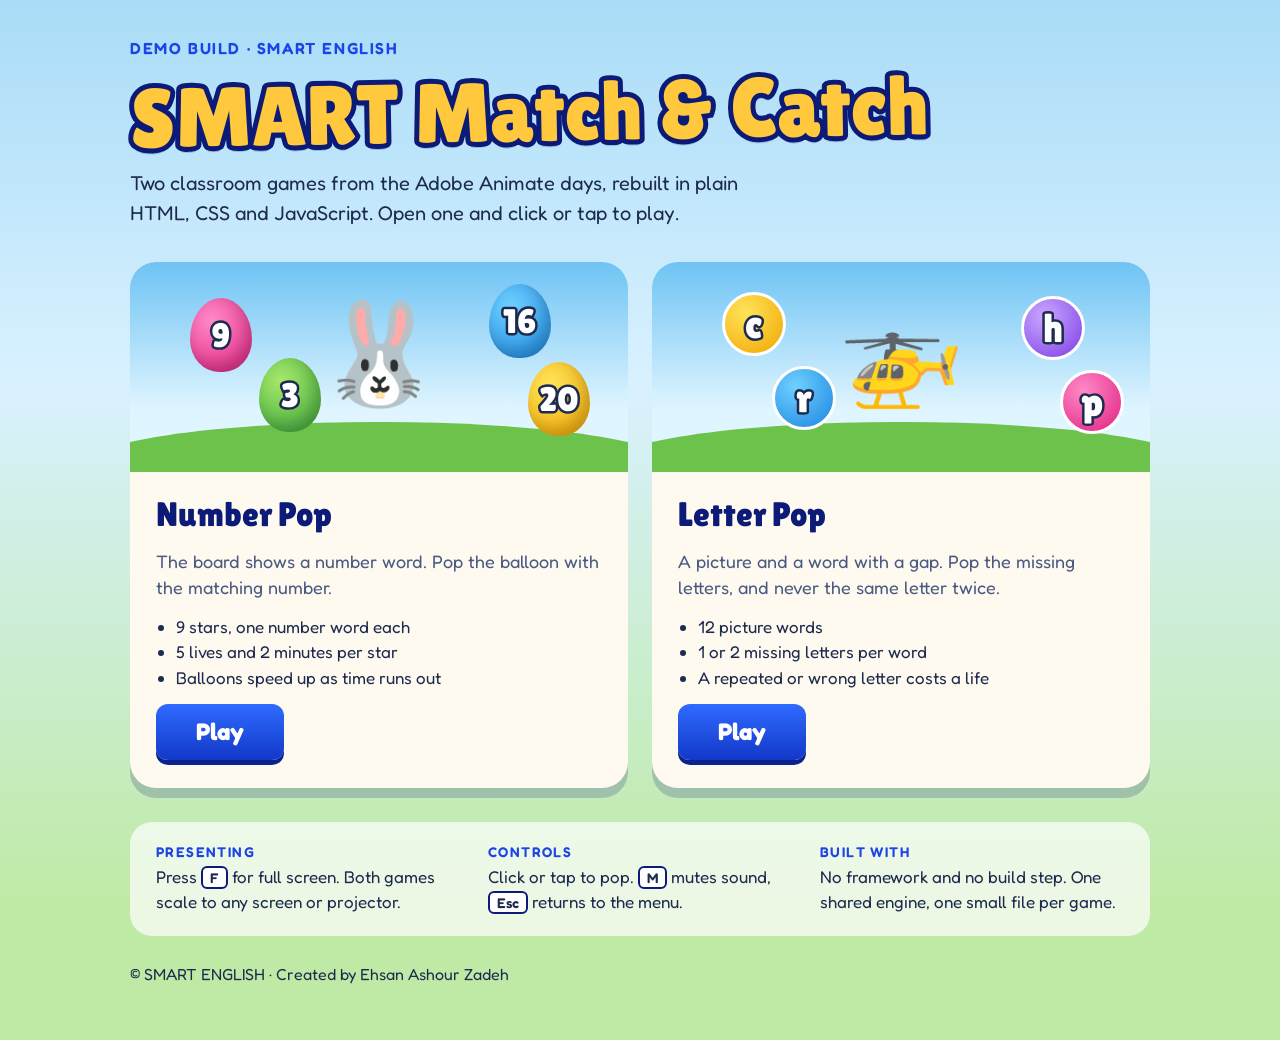
<file: index.html>
<!doctype html>
<html>
  <head>
    <meta charset="utf8" />
    <meta
      name="viewport"
      content="width=device-width,initial-scale=1,viewport-fit=cover"
    />
    <style>
      :root {
        color-scheme: light;
        box-sizing: border-box;
        padding-top: env(safe-area-inset-top, 0px);
        padding-bottom: env(safe-area-inset-bottom, 0px);
      }
      html {
        scroll-padding-top: env(safe-area-inset-top, 0px);
      }
      body {
        margin: 0;
        padding: 0;
        font:
          14px -apple-system,
          BlinkMacSystemFont,
          sans-serif;
        background: #fff;
        color: #000;
      }
      img {
        max-width: 100%;
      }
      [hidden]:not([hidden="until-found" i]) {
        display: none !important;
      }
    </style>
  </head>
  <body>
    <title>SMART Match &amp; Catch</title>
    <meta name="claude:viewport-fit-sides" content="cover" />
    <link
      rel="stylesheet"
      href="https://fonts.googleapis.com/css2?family=Fredoka:wght@400;500;600;700&family=Lilita+One&display=swap"
    />
    <style>
      /* Layout: sky-coloured page, one centred column; two game cards side by side, wrapping to one column on phones. */
      :root {
        --sky: #d9f1ff;
        --sky2: #a9dcf7;
        --navy: #0c1a78;
        --blue: #1d44e6;
        --gold: #ffc83d;
        --coral: #ff5a5f;
        --ink: #1d2b4f;
        --paper: #fffaf0;
        --mint: #25b886;
        --muted: #4a5a82;
        --display:
          "Lilita One", "Fredoka", "Trebuchet MS", system-ui, sans-serif;
        --body: "Fredoka", "Trebuchet MS", system-ui, sans-serif;
        color-scheme: light;
      }
      body {
        margin: 0;
        background: linear-gradient(
            var(--sky2),
            var(--sky) 380px,
            #bfeaa6 900px
          )
          no-repeat #bfeaa6;
        color: var(--ink);
        font-family: var(--body);
        padding-block: 40px 56px;
        padding-left: max(16px, env(safe-area-inset-left, 0px));
        padding-right: max(16px, env(safe-area-inset-right, 0px));
        min-height: 100vh;
      }
      main {
        max-width: 1020px;
        margin: 0 auto;
      }
      .eyebrow {
        font: 600 16px/1 var(--body);
        letter-spacing: 0.1em;
        text-transform: uppercase;
        color: var(--blue);
      }
      h1 {
        margin: 12px 0 10px;
        font: clamp(44px, 8vw, 84px)/0.98 var(--display);
        color: var(--gold);
        -webkit-text-stroke: 10px var(--navy);
        paint-order: stroke fill;
        text-wrap: balance;
        transform: rotate(-1deg);
        text-shadow: 0 6px 0 rgba(12, 26, 120, 0.22);
      }
      .lede {
        max-width: 56ch;
        margin: 18px 0 34px;
        font-size: 20px;
        line-height: 1.5;
        color: var(--ink);
      }
      .cards {
        display: grid;
        grid-template-columns: repeat(auto-fit, minmax(min(100%, 420px), 1fr));
        gap: 24px;
      }
      .card {
        display: flex;
        flex-direction: column;
        min-width: 0;
        background: var(--paper);
        border-radius: 26px;
        overflow: hidden;
        box-shadow: 0 10px 0 rgba(12, 26, 120, 0.2);
      }
      .art {
        position: relative;
        height: 210px;
        overflow: hidden;
        background: linear-gradient(#6ec3f4, #dff5ff 70%);
      }
      .art::after {
        content: "";
        position: absolute;
        left: -10%;
        right: -10%;
        bottom: -40px;
        height: 90px;
        background: #6cc24a;
        border-radius: 50% 50% 0 0;
      }
      .art i {
        position: absolute;
        font-style: normal;
        z-index: 2;
        display: grid;
        place-items: center;
        color: #fff;
        font: 34px/1 var(--display);
        -webkit-text-stroke: 5px var(--ink);
        paint-order: stroke fill;
      }
      .bal {
        width: 62px;
        height: 74px;
        border-radius: 50% 50% 47% 47%/56% 56% 44% 44%;
        background: radial-gradient(circle at 35% 30%, var(--a), var(--b));
        box-shadow: inset -6px -8px 14px rgba(0, 0, 0, 0.18);
        animation: float 4s ease-in-out infinite;
      }
      .let {
        width: 58px;
        height: 58px;
        border-radius: 50%;
        border: 3px solid #fff;
        background: radial-gradient(circle at 35% 30%, var(--a), var(--b));
        font-size: 40px !important;
        animation: float 4s ease-in-out infinite;
      }
      @keyframes float {
        50% {
          transform: translateY(-12px) rotate(4deg);
        }
      }
      .art .big {
        position: absolute;
        z-index: 1;
        left: 50%;
        top: 40px;
        transform: translateX(-50%);
        font-size: 100px;
        line-height: 1;
      }
      .body {
        display: flex;
        flex-direction: column;
        gap: 14px;
        padding: 24px 26px 28px;
        flex: 1;
      }
      h2 {
        margin: 0;
        font: 34px/1.1 var(--display);
        color: var(--navy);
      }
      .body p {
        margin: 0;
        font-size: 18px;
        line-height: 1.45;
        color: var(--muted);
      }
      .body ul {
        margin: 0;
        padding-left: 20px;
        font-size: 17px;
        line-height: 1.5;
        color: var(--ink);
      }
      .play {
        margin-top: auto;
        align-self: flex-start;
        text-decoration: none;
        color: #fff;
        font: 700 24px/1 var(--body);
        padding: 16px 40px;
        border-radius: 12px;
        background: linear-gradient(#2f6bff, #1238c8);
        box-shadow: 0 5px 0 #0a2390;
      }
      .play:hover {
        filter: brightness(1.08);
      }
      .play:focus-visible {
        outline: 4px solid var(--navy);
        outline-offset: 3px;
      }
      .notes {
        margin-top: 34px;
        display: grid;
        grid-template-columns: repeat(auto-fit, minmax(min(100%, 260px), 1fr));
        gap: 14px 28px;
        background: rgba(255, 255, 255, 0.7);
        border-radius: 22px;
        padding: 22px 26px;
      }
      .notes h3 {
        margin: 0 0 4px;
        font: 600 14px/1.2 var(--body);
        letter-spacing: 0.1em;
        text-transform: uppercase;
        color: var(--blue);
      }
      .notes p {
        margin: 0;
        font-size: 17px;
        line-height: 1.45;
      }
      kbd {
        font: 600 14px var(--body);
        background: #fff;
        border: 2px solid var(--navy);
        border-radius: 6px;
        padding: 1px 7px;
      }
      footer {
        margin-top: 28px;
        font-size: 16px;
        color: var(--ink);
      }
      @media (prefers-reduced-motion: reduce) {
        .bal,
        .let {
          animation: none;
        }
      }
    </style>

    <main>
      <div class="eyebrow">Demo build · SMART English</div>
      <h1>SMART Match &amp; Catch</h1>
      <p class="lede">
        Two classroom games from the Adobe Animate days, rebuilt in plain HTML,
        CSS and JavaScript. Open one and click or tap to play.
      </p>

      <div class="cards">
        <article class="card">
          <div class="art" aria-hidden="true">
            <span class="big">🐰</span>
            <i
              class="bal"
              style="--a: #ff8ac8; --b: #e0207f; left: 12%; top: 36px"
              >9</i
            >
            <i
              class="bal"
              style="
                --a: #6fd0ff;
                --b: #1b86e0;
                left: 72%;
                top: 22px;
                animation-delay: -1.2s;
              "
              >16</i
            >
            <i
              class="bal"
              style="
                --a: #a6e86a;
                --b: #3aa63a;
                left: 26%;
                top: 96px;
                animation-delay: -2.1s;
              "
              >3</i
            >
            <i
              class="bal"
              style="
                --a: #ffe45a;
                --b: #f0a500;
                left: 80%;
                top: 100px;
                animation-delay: -0.6s;
              "
              >20</i
            >
          </div>
          <div class="body">
            <h2>Number Pop</h2>
            <p>
              The board shows a number word. Pop the balloon with the matching
              number.
            </p>
            <ul>
              <li>9 stars, one number word each</li>
              <li>5 lives and 2 minutes per star</li>
              <li>Balloons speed up as time runs out</li>
            </ul>
            <a class="play" href="number-pop.html">Play</a>
          </div>
        </article>

        <article class="card">
          <div class="art" aria-hidden="true">
            <span class="big">🚁</span>
            <i
              class="let"
              style="--a: #ffe45a; --b: #f0a500; left: 14%; top: 30px"
              >c</i
            >
            <i
              class="let"
              style="
                --a: #cba6ff;
                --b: #7b3fe4;
                left: 74%;
                top: 34px;
                animation-delay: -1.4s;
              "
              >h</i
            >
            <i
              class="let"
              style="
                --a: #6fd0ff;
                --b: #1b86e0;
                left: 24%;
                top: 104px;
                animation-delay: -2.2s;
              "
              >r</i
            >
            <i
              class="let"
              style="
                --a: #ff8ac8;
                --b: #e0207f;
                left: 82%;
                top: 108px;
                animation-delay: -0.7s;
              "
              >p</i
            >
          </div>
          <div class="body">
            <h2>Letter Pop</h2>
            <p>
              A picture and a word with a gap. Pop the missing letters, and
              never the same letter twice.
            </p>
            <ul>
              <li>12 picture words</li>
              <li>1 or 2 missing letters per word</li>
              <li>A repeated or wrong letter costs a life</li>
            </ul>
            <a class="play" href="letter-pop.html">Play</a>
          </div>
        </article>
      </div>

      <section class="notes" aria-label="Presenting tips">
        <div>
          <h3>Presenting</h3>
          <p>
            Press <kbd>F</kbd> for full screen. Both games scale to any screen
            or projector.
          </p>
        </div>
        <div>
          <h3>Controls</h3>
          <p>
            Click or tap to pop. <kbd>M</kbd> mutes sound,
            <kbd>Esc</kbd> returns to the menu.
          </p>
        </div>
        <div>
          <h3>Built with</h3>
          <p>
            No framework and no build step. One shared engine, one small file
            per game.
          </p>
        </div>
      </section>
      <footer>© SMART ENGLISH · Created by Ehsan Ashour Zadeh</footer>
    </main>
  </body>
</html>
</file>
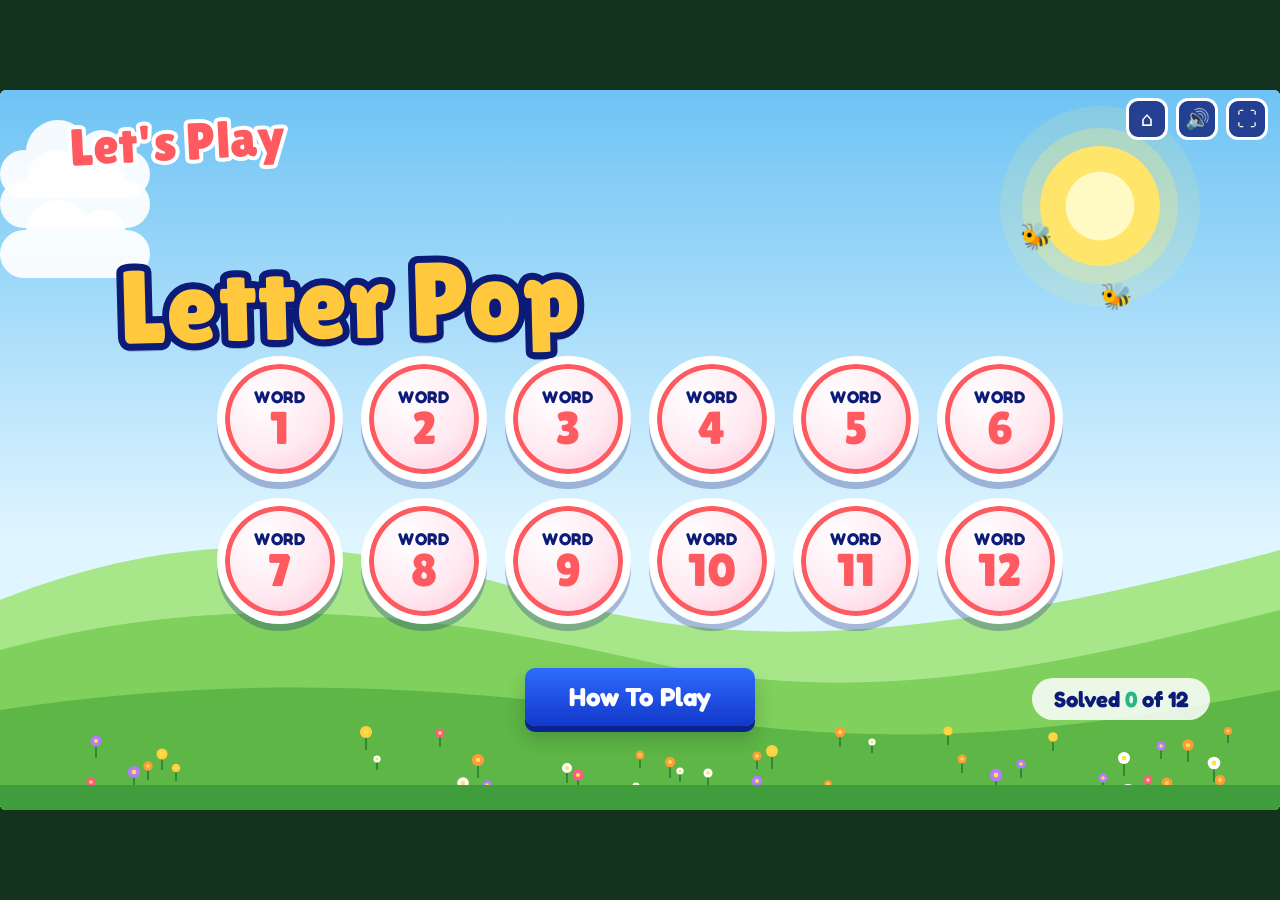
<file: letter-pop.html>
<!doctype html>
<html lang="en">
  <head>
    <meta charset="utf-8" />
    <meta
      name="viewport"
      content="width=device-width, initial-scale=1, viewport-fit=cover"
    />
    <title>Letter Pop</title>
    <link
      rel="stylesheet"
      href="https://fonts.googleapis.com/css2?family=Fredoka:wght@400;600;700&family=Lilita+One&display=swap"
    />
    <link rel="stylesheet" href="shared.css" />
    <style>
      .pic {
        position: absolute;
        left: 330px;
        top: 28px;
        width: 620px;
        height: 440px;
        border-radius: 30px;
        border: 10px solid #fff;
        z-index: 1;
        background: linear-gradient(var(--g1), var(--g2));
        box-shadow: 0 12px 0 rgba(0, 0, 0, 0.14);
        overflow: hidden;
        display: grid;
        place-items: center;
      }
      .pic::after {
        content: "";
        position: absolute;
        left: 0;
        right: 0;
        bottom: 0;
        height: 90px;
        background: linear-gradient(#7fd05c, #4cae43);
        border-top: 6px solid #fff8;
      }
      .pic .em {
        position: relative;
        z-index: 2;
        font-size: 230px;
        line-height: 1;
        margin-top: -20px;
        animation: bob 3s ease-in-out infinite;
        font-family:
          "Apple Color Emoji", "Segoe UI Emoji", "Noto Color Emoji", sans-serif;
      }
      .pic .sh {
        position: absolute;
        z-index: 1;
        left: 50%;
        bottom: 70px;
        width: 200px;
        height: 26px;
        margin-left: -100px;
        border-radius: 50%;
        background: rgba(0, 0, 0, 0.16);
      }
      @keyframes bob {
        50% {
          transform: translateY(-14px);
        }
      }
      .ltr {
        position: absolute;
        left: 0;
        top: 0;
        width: 76px;
        height: 76px;
        z-index: 5;
        will-change: transform;
      }
      .ltr .d {
        position: absolute;
        inset: 0;
        border-radius: 50%;
        display: grid;
        place-items: center;
        font: 54px/1 var(--font-display);
        color: #fff;
        -webkit-text-stroke: 6px var(--ink);
        paint-order: stroke fill;
        padding-bottom: 6px;
        background:
          radial-gradient(
            circle at 32% 28%,
            rgba(255, 255, 255, 0.9) 0 8%,
            transparent 9%
          ),
          radial-gradient(circle at 40% 36%, var(--c1), var(--c2));
        box-shadow:
          inset -7px -9px 14px rgba(0, 0, 0, 0.2),
          0 6px 10px rgba(0, 0, 0, 0.14);
        border: 4px solid #fff;
        transition:
          opacity 0.25s,
          filter 0.25s;
      }
      .ltr.used .d {
        opacity: 0.45;
        filter: grayscale(0.8);
        border-style: dashed;
      }
      .ltr.used::after {
        content: "✓";
        position: absolute;
        right: -4px;
        top: -6px;
        width: 30px;
        height: 30px;
        border-radius: 50%;
        background: var(--mint);
        color: #fff;
        font: 700 20px/30px var(--font-body);
        text-align: center;
        border: 3px solid #fff;
      }
    </style>
  </head>
  <body>
    <div id="viewport"><div id="stage"></div></div>
    <script src="shared.js"></script>
    <script>
      /* ====== Teacher settings (edit these) ====== */
      const WORDS = [
        { w: "helicopter", e: "🚁", g: ["#8fd4ff", "#e8f8ff"] },
        { w: "camp", e: "⛺", g: ["#ffb36b", "#ffe9b8"] },
        { w: "rabbit", e: "🐰", g: ["#b6e6ff", "#f3fbff"] },
        { w: "apple", e: "🍎", g: ["#ffd1d1", "#fff5e6"] },
        { w: "elephant", e: "🐘", g: ["#cfe3ff", "#f2f7ff"] },
        { w: "pizza", e: "🍕", g: ["#ffe08a", "#fff6d6"] },
        { w: "rocket", e: "🚀", g: ["#3a3f9e", "#9aa4ff"] },
        { w: "banana", e: "🍌", g: ["#fff2a8", "#fffbe0"] },
        { w: "school", e: "🏫", g: ["#a8dcff", "#eaf8ff"] },
        { w: "guitar", e: "🎸", g: ["#e0c6ff", "#f6edff"] },
        { w: "butterfly", e: "🦋", g: ["#b5f0c8", "#f0fff5"] },
        { w: "umbrella", e: "☂️", g: ["#b8d4ff", "#e9f0ff"] },
      ];
      const EXTRA_LETTERS = 7; // wrong letters floating around
      /* =========================================== */

      const ABC = "abcdefghijklmnopqrstuvwxyz".split("");
      const COLORS = [
        ["#ff8ac8", "#e0207f"],
        ["#6fd0ff", "#1b86e0"],
        ["#a6e86a", "#3aa63a"],
        ["#ffe45a", "#f0a500"],
        ["#ff7b7b", "#d62828"],
        ["#cba6ff", "#7b3fe4"],
        ["#ffbe5c", "#ff7a00"],
      ];

      SSG.createGame({
        title: "Letter Pop",
        hubUrl: "index.html",
        tileStyle: "badge",
        tileName: "word",
        items: WORDS,
        answerLabel: "Correct word:",
        answerHTML: (it) => it.w,
        welcome:
          "Welcome to Letter Pop!<br>Your mission is to pop the missing letter(s) in the given word.",
        rules: [
          "Pop the missing letter in less than 2 minutes.",
          "You have a limited number of lives.",
          "Don't pop the same letter twice.",
        ],

        start(item, i, api) {
          const word = item.w;
          const chars = [...new Set(word.split(""))];
          const k = word.length >= 7 ? 2 : 1;
          const missing = new Set(SSG.shuffle(chars).slice(0, k));
          const filled = new Set();
          const wrongPops = new Set();

          api.field.insertAdjacentHTML(
            "beforeend",
            `<div class="pic" style="--g1:${item.g[0]};--g2:${item.g[1]}"><div class="sh"></div><div class="em">${item.e}</div></div>`,
          );

          function banner() {
            const s = word
              .split("")
              .map((c) =>
                !missing.has(c)
                  ? c
                  : filled.has(c)
                    ? `<span class="blank fill">${c}</span>`
                    : '<span class="blank">&nbsp;&nbsp;</span>',
              )
              .join("");
            api.setBanner(`word ${i + 1} : ${s}`);
          }
          banner();

          const letters = [];
          const free = () =>
            ABC.filter(
              (c) =>
                !word.includes(c) &&
                !wrongPops.has(c) &&
                !letters.some((l) => l.c === c),
            );

          function spawn(c, fromBottom) {
            const col = SSG.pick(COLORS);
            const el = document.createElement("div");
            el.className = "ltr";
            el.style.setProperty("--c1", col[0]);
            el.style.setProperty("--c2", col[1]);
            el.innerHTML = `<div class="d">${c}</div>`;
            const dir = Math.random() < 0.5 ? -1 : 1;
            const l = {
              el,
              c,
              used: false,
              x: SSG.rand(20, api.W - 100),
              y: fromBottom ? api.H : SSG.rand(20, api.H - 100),
              vx: dir * SSG.rand(60, 130),
              vy: SSG.rand(35, 80) * (Math.random() < 0.5 ? 1 : -1),
              ph: Math.random() * 6.28,
            };
            api.field.appendChild(el);
            letters.push(l);
            el.addEventListener("pointerdown", (e) => {
              e.stopPropagation();
              if (!api.active) return;
              const p = api.pt(e);
              SSG.sfx.tap();
              if (missing.has(c)) {
                if (l.used) {
                  api.hurt(p.x, p.y, "TWICE!");
                  api.toast("Don't pop the same letter twice!");
                  return;
                }
                l.used = true;
                el.classList.add("used");
                filled.add(c);
                api.sparkle(p.x, p.y);
                banner();
                if (filled.size === missing.size) api.win(p.x, p.y);
              } else {
                api.pop(p.x, p.y, [col[0], col[1], "#fff"]);
                el.remove();
                letters.splice(letters.indexOf(l), 1);
                wrongPops.add(c);
                api.hurt(p.x, p.y);
                const f = free();
                if (f.length) spawn(SSG.pick(f), true);
              }
            });
          }
          [...missing].forEach((c) => spawn(c));
          const extras = SSG.shuffle(free()).slice(0, EXTRA_LETTERS);
          extras.forEach((c) => spawn(c));

          api.onFrame((dt, elapsed) => {
            const speed = 1 + Math.min(elapsed / 120, 1) * 0.6;
            for (const l of letters) {
              l.x += l.vx * dt * speed;
              l.y += l.vy * dt * speed;
              l.ph += dt * 2.4;
              if (l.x < 0) {
                l.x = 0;
                l.vx = Math.abs(l.vx);
              }
              if (l.x > api.W - 76) {
                l.x = api.W - 76;
                l.vx = -Math.abs(l.vx);
              }
              if (l.y < 0) {
                l.y = 0;
                l.vy = Math.abs(l.vy);
              }
              if (l.y > api.H - 76) {
                l.y = api.H - 76;
                l.vy = -Math.abs(l.vy);
              }
              l.el.style.transform = `translate(${l.x.toFixed(1)}px,${l.y.toFixed(1)}px) rotate(${(Math.sin(l.ph) * 10).toFixed(1)}deg)`;
            }
          });
        },
      });
    </script>
  </body>
</html>
</file>
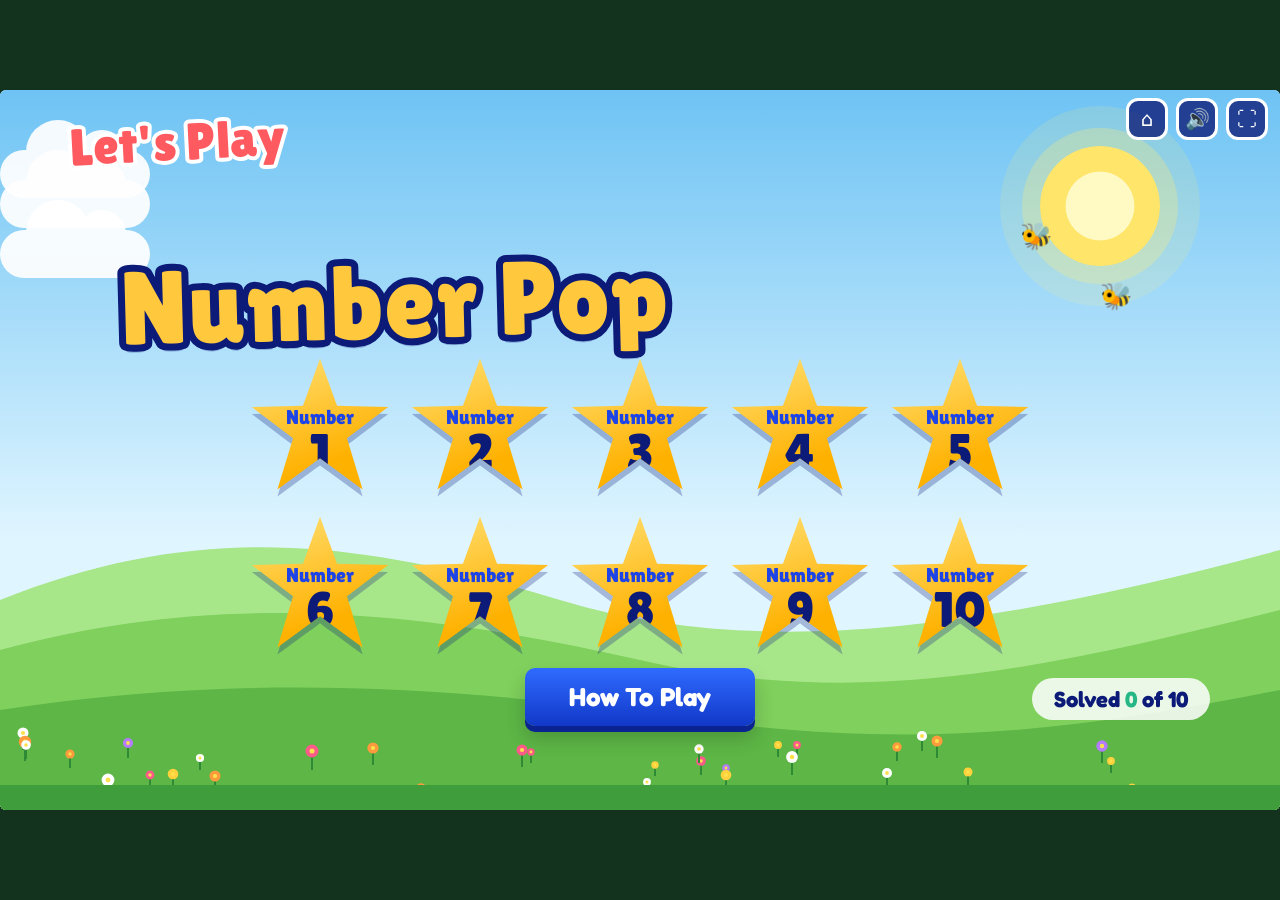
<file: number-pop.html>
<!doctype html>
<html lang="en">
  <head>
    <meta charset="utf-8" />
    <meta
      name="viewport"
      content="width=device-width, initial-scale=1, viewport-fit=cover"
    />
    <title>Number Pop</title>
    <link
      rel="stylesheet"
      href="https://fonts.googleapis.com/css2?family=Fredoka:wght@400;600;700&family=Lilita+One&display=swap"
    />
    <link rel="stylesheet" href="shared.css" />
    <style>
      .balloon {
        position: absolute;
        left: 0;
        top: 0;
        width: 88px;
        height: 128px;
        will-change: transform;
      }
      .balloon .b {
        position: absolute;
        left: 0;
        top: 0;
        width: 88px;
        height: 104px;
        border-radius: 50% 50% 47% 47% / 56% 56% 44% 44%;
        background:
          radial-gradient(
            circle at 30% 26%,
            rgba(255, 255, 255, 0.85) 0 7%,
            transparent 8%
          ),
          radial-gradient(circle at 38% 32%, var(--c1), var(--c2));
        box-shadow:
          inset -9px -12px 20px rgba(0, 0, 0, 0.18),
          0 6px 10px rgba(0, 0, 0, 0.12);
        display: grid;
        place-items: center;
        font: 38px/1 var(--font-display);
        color: #fff;
        -webkit-text-stroke: 5px var(--ink);
        paint-order: stroke fill;
      }
      .balloon .b::after {
        content: "";
        position: absolute;
        left: 50%;
        bottom: -9px;
        margin-left: -8px;
        border: 8px solid transparent;
        border-bottom-color: var(--c2);
        border-top: 0;
        transform: none;
      }
      .balloon .s {
        position: absolute;
        left: 50%;
        top: 106px;
        width: 2px;
        height: 22px;
        background: rgba(29, 43, 79, 0.45);
      }
      .bunny {
        position: absolute;
        left: 490px;
        top: 40px;
        z-index: 1;
        filter: drop-shadow(0 8px 0 rgba(0, 0, 0, 0.08));
      }
      .balloon {
        z-index: 5;
      }
    </style>
  </head>
  <body>
    <div id="viewport"><div id="stage"></div></div>
    <script src="shared.js"></script>
    <script>
      /* ====== Teacher settings (edit these) ====== */
      const WORDS = [
        "one",
        "two",
        "three",
        "four",
        "five",
        "six",
        "seven",
        "eight",
        "nine",
        "ten",
        "eleven",
        "twelve",
        "thirteen",
        "fourteen",
        "fifteen",
        "sixteen",
        "seventeen",
        "eighteen",
        "nineteen",
        "twenty",
      ];
      const MAX_NUMBER = 20; // balloons show 1 to this number
      const QUESTIONS = 10; // how many stars on the menu
      const BALLOONS = 8; // balloons on screen at once
      /* =========================================== */

      const pool = SSG.shuffle(
        WORDS.map((w, i) => ({ word: w, n: i + 1 })),
      ).slice(0, QUESTIONS);
      const COLORS = [
        ["#ff8ac8", "#e0207f"],
        ["#6fd0ff", "#1b86e0"],
        ["#a6e86a", "#3aa63a"],
        ["#ffe45a", "#f0a500"],
        ["#ff7b7b", "#d62828"],
        ["#cba6ff", "#7b3fe4"],
        ["#ffbe5c", "#ff7a00"],
      ];

      function bunny(label, word) {
        return `<svg class="bunny" width="300" height="380" viewBox="0 0 300 380" aria-hidden="true">
    <g stroke="#cdb9dd" stroke-width="4">
      <g transform="rotate(-8 108 130)"><ellipse cx="108" cy="72" rx="27" ry="64" fill="#fff"/><ellipse cx="108" cy="78" rx="12" ry="42" fill="#ffb3cf" stroke="none"/></g>
      <g transform="rotate(8 192 130)"><ellipse cx="192" cy="72" rx="27" ry="64" fill="#fff"/><ellipse cx="192" cy="78" rx="12" ry="42" fill="#ffb3cf" stroke="none"/></g>
      <ellipse cx="150" cy="172" rx="84" ry="70" fill="#fff"/>
      <ellipse cx="108" cy="338" rx="30" ry="18" fill="#fff"/><ellipse cx="192" cy="338" rx="30" ry="18" fill="#fff"/>
    </g>
    <circle cx="122" cy="160" r="7" fill="#1d2b4f"/><circle cx="178" cy="160" r="7" fill="#1d2b4f"/>
    <circle cx="124" cy="157" r="2.5" fill="#fff"/><circle cx="180" cy="157" r="2.5" fill="#fff"/>
    <circle cx="104" cy="182" r="11" fill="#ffb3cf" opacity=".7"/><circle cx="196" cy="182" r="11" fill="#ffb3cf" opacity=".7"/>
    <ellipse cx="150" cy="178" rx="9" ry="6" fill="#ff7aa8"/>
    <path d="M150 184v8M150 192q-9 9-18 2M150 192q9 9 18 2" fill="none" stroke="#1d2b4f" stroke-width="3" stroke-linecap="round"/>
    <path d="M70 176l-34-8M70 188l-36 6M230 176l34-8M230 188l36 6" stroke="#b8a5c9" stroke-width="3" stroke-linecap="round"/>
    <rect x="34" y="226" width="232" height="94" rx="14" fill="#d3ecd8" stroke="#6fae83" stroke-width="6"/>
    <text x="150" y="288" text-anchor="middle" font-family="Fredoka, sans-serif" font-weight="600" font-size="44" fill="#1d2b4f"><tspan fill="#d9693b">${label})</tspan> ${word}</text>
    <ellipse cx="62" cy="228" rx="22" ry="14" fill="#fff" stroke="#cdb9dd" stroke-width="4"/><ellipse cx="238" cy="228" rx="22" ry="14" fill="#fff" stroke="#cdb9dd" stroke-width="4"/>
  </svg>`;
      }

      SSG.createGame({
        title: "Number Pop",
        hubUrl: "index.html",
        tileStyle: "star",
        tileName: "Number",
        items: pool,
        answerLabel: "Correct number:",
        answerHTML: (it) => `${it.word}<span class="n">${it.n}</span>`,
        welcome:
          "Welcome to Number Pop!<br>Your mission is to pop the correct number that matches the given word.",
        rules: [
          "Pop the correct number in less than 2 minutes.",
          "You have a limited number of lives.",
          "Popping a wrong number costs you a life.",
        ],

        start(item, i, api) {
          api.field.insertAdjacentHTML("beforeend", bunny(i + 1, item.word));
          api.setBanner(`Number ${i + 1} : ${item.word}`);
          const balloons = [];
          const inPlay = () => new Set(balloons.map((b) => b.n));

          function spawn(correct, fromBottom) {
            let n = item.n;
            if (!correct) {
              const used = inPlay();
              do {
                n = 1 + Math.floor(Math.random() * MAX_NUMBER);
              } while (n === item.n || used.has(n));
            }
            const col = SSG.pick(COLORS);
            const el = document.createElement("div");
            el.className = "balloon";
            el.style.setProperty("--c1", col[0]);
            el.style.setProperty("--c2", col[1]);
            el.innerHTML = `<div class="b">${n}</div><div class="s"></div>`;
            const dir = Math.random() < 0.5 ? -1 : 1;
            const b = {
              el,
              n,
              x: SSG.rand(20, api.W - 110),
              y: fromBottom ? api.H : SSG.rand(20, api.H - 140),
              vx: dir * SSG.rand(50, 110),
              vy: -SSG.rand(25, 70) * (Math.random() < 0.7 ? 1 : -1),
              ph: Math.random() * 6.28,
            };
            api.field.appendChild(el);
            balloons.push(b);
            el.addEventListener("pointerdown", (e) => {
              e.stopPropagation();
              if (!api.active) return;
              const p = api.pt(e);
              SSG.sfx.tap();
              api.pop(p.x, p.y, [col[0], col[1], "#fff"]);
              el.remove();
              balloons.splice(balloons.indexOf(b), 1);
              if (n === item.n) api.win(p.x, p.y);
              else {
                api.hurt(p.x, p.y);
                spawn(false, true);
              }
            });
            return b;
          }
          spawn(true);
          while (balloons.length < BALLOONS) spawn(false);

          api.onFrame((dt, elapsed) => {
            const speed = 1 + Math.min(elapsed / 120, 1) * 0.7; // balloons get faster as time runs out
            for (const b of balloons) {
              b.x += b.vx * dt * speed;
              b.y += b.vy * dt * speed;
              b.ph += dt * 2;
              if (b.x < 0) {
                b.x = 0;
                b.vx = Math.abs(b.vx);
              }
              if (b.x > api.W - 88) {
                b.x = api.W - 88;
                b.vx = -Math.abs(b.vx);
              }
              if (b.y < 0) {
                b.y = 0;
                b.vy = Math.abs(b.vy);
              }
              if (b.y > api.H - 128) {
                b.y = api.H - 128;
                b.vy = -Math.abs(b.vy);
              }
              b.el.style.transform = `translate(${b.x.toFixed(1)}px,${b.y.toFixed(1)}px) rotate(${(Math.sin(b.ph) * 6 + b.vx * 0.04).toFixed(1)}deg)`;
            }
          });
        },
      });
    </script>
  </body>
</html>
</file>
<file: shared.css>
/* SMART Match & Catch engine, shared look.
   Layout concept: a fixed 1280x720 stage scaled to fit any window. Bright meadow scene,
   navy HUD bar on top, green word tab at the bottom, sticker-style display type. */
:root {
  --sky-top: #6ec3f4;
  --sky-bot: #dff5ff;
  --grass: #6cc24a;
  --grass-d: #3b9a3d;
  --navy: #0c1a78;
  --blue: #1d44e6;
  --gold: #ffc83d;
  --coral: #ff5a5f;
  --ink: #1d2b4f;
  --paper: #fffaf0;
  --mint: #25b886;
  --wood: #9a6a3a;
  --font-display:
    "Lilita One", "Fredoka", "Trebuchet MS", system-ui, sans-serif;
  --font-body: "Fredoka", "Trebuchet MS", system-ui, sans-serif;
  color-scheme: light;
}
* {
  box-sizing: border-box;
}
html,
body {
  margin: 0;
  height: 100%;
  background: #14331f;
  overflow: hidden;
}
body {
  font-family: var(--font-body);
  color: var(--ink);
  -webkit-user-select: none;
  user-select: none;
  touch-action: none;
}
button {
  font: inherit;
  color: inherit;
  cursor: pointer;
}
:focus-visible {
  outline: 4px solid #fff;
  outline-offset: 3px;
}

#viewport {
  position: fixed;
  inset: 0;
  overflow: hidden;
}
#stage {
  position: absolute;
  left: 50%;
  top: 50%;
  width: 1280px;
  height: 720px;
  margin: -360px 0 0 -640px;
  transform-origin: 50% 50%;
  overflow: hidden;
  background: var(--sky-bot);
  border-radius: 6px;
}
#stage.playing {
  cursor:
    url("data:image/svg+xml;utf8,<svg xmlns='http://www.w3.org/2000/svg' width='42' height='42' viewBox='0 0 42 42'><circle cx='21' cy='21' r='15' fill='%23fff6bf' fill-opacity='.78' stroke='white' stroke-width='6'/><circle cx='21' cy='21' r='15' fill='none' stroke='%23f4b928' stroke-width='3'/><circle cx='21' cy='21' r='4.5' fill='%23ff6b6b'/><circle cx='15.5' cy='14.5' r='3' fill='white' fill-opacity='.9'/></svg>")
      21 21,
    pointer;
}

/* ---------- scene ---------- */
.scene {
  position: absolute;
  inset: 0;
  background: linear-gradient(var(--sky-top), var(--sky-bot) 62%);
}
.scene svg {
  position: absolute;
  left: 0;
  bottom: 0;
  width: 1280px;
  height: 330px;
}
.sun {
  position: absolute;
  right: 120px;
  top: 56px;
  width: 120px;
  height: 120px;
  border-radius: 50%;
  background: radial-gradient(circle, #fff9c4 0 40%, #ffe66b 41% 100%);
  box-shadow:
    0 0 0 18px rgba(255, 236, 120, 0.28),
    0 0 0 40px rgba(255, 236, 120, 0.14);
}
.cloud {
  position: absolute;
  height: 48px;
  width: 150px;
  background: #fff;
  border-radius: 40px;
  opacity: 0.92;
  animation: drift linear infinite;
}
.cloud::before,
.cloud::after {
  content: "";
  position: absolute;
  background: #fff;
  border-radius: 50%;
}
.cloud::before {
  width: 64px;
  height: 64px;
  left: 26px;
  top: -30px;
}
.cloud::after {
  width: 48px;
  height: 48px;
  left: 78px;
  top: -20px;
}
@keyframes drift {
  from {
    transform: translateX(-260px);
  }
  to {
    transform: translateX(1500px);
  }
}
.bee {
  position: absolute;
  font-size: 26px;
  animation: wander 9s ease-in-out infinite;
}
@keyframes wander {
  0%,
  100% {
    transform: translate(0, 0) scaleX(1);
  }
  25% {
    transform: translate(60px, -26px) scaleX(1);
  }
  50% {
    transform: translate(120px, 10px) scaleX(-1);
  }
  75% {
    transform: translate(40px, 34px) scaleX(-1);
  }
}

.screen {
  position: absolute;
  inset: 0;
  display: none;
}
.screen.on {
  display: block;
}

/* ---------- menu ---------- */
.kicker {
  position: absolute;
  left: 70px;
  top: 26px;
  font: 52px/1 var(--font-display);
  color: var(--coral);
  -webkit-text-stroke: 8px #fff;
  paint-order: stroke fill;
  transform: rotate(-3deg);
}
.title {
  position: absolute;
  left: 120px;
  top: 74px;
  font: 104px/1 var(--font-display);
  color: var(--gold);
  -webkit-text-stroke: 14px var(--navy);
  paint-order: stroke fill;
  transform: rotate(-1.5deg);
  text-shadow: 0 8px 0 rgba(12, 26, 120, 0.25);
  letter-spacing: 1px;
}
.tiles {
  position: absolute;
  left: 50%;
  width: 870px;
  margin-left: -435px;
  top: 266px;
  display: flex;
  flex-wrap: wrap;
  justify-content: center;
  gap: 16px 18px;
}
.tile {
  position: relative;
  border: 0;
  background: none;
  padding: 0;
  width: 142px;
  height: 142px;
  filter: drop-shadow(0 7px 0 rgba(12, 26, 120, 0.28));
  transition: transform 0.15s;
}
.tile:hover,
.tile:focus-visible {
  transform: translateY(-6px) scale(1.06);
}
.tile:active {
  transform: translateY(0) scale(0.97);
}
.tile .face {
  position: absolute;
  inset: 0;
  display: grid;
  place-items: center;
  text-align: center;
}
.tile.star .face {
  background: linear-gradient(160deg, #ffe27a, #ffb100 70%);
  clip-path: polygon(
    50% 2%,
    62% 35%,
    98% 36%,
    69% 58%,
    80% 94%,
    50% 72%,
    20% 94%,
    31% 58%,
    2% 36%,
    38% 35%
  );
  padding-top: 30px;
}
.tile.star small {
  display: block;
  font: 20px/1 var(--font-display);
  color: var(--blue);
}
.tile.star b {
  display: block;
  font: 50px/1 var(--font-display);
  color: var(--navy);
}
.tile.badge {
  width: 126px;
  height: 126px;
}
.tile.badge .face {
  border-radius: 50%;
  background: radial-gradient(circle at 35% 30%, #fff, #ffe9f0 55%, #ffc2d6);
  border: 8px solid #fff;
  box-shadow: inset 0 0 0 5px var(--coral);
  align-content: center;
}
.tile.badge small {
  display: block;
  font: 700 17px/1 var(--font-body);
  color: var(--navy);
  letter-spacing: 0.04em;
  text-transform: uppercase;
}
.tile.badge b {
  display: block;
  font: 46px/1 var(--font-display);
  color: var(--coral);
}
.tile .mark {
  position: absolute;
  right: 14px;
  top: 12px;
  z-index: 2;
  width: 38px;
  height: 38px;
  border-radius: 50%;
  display: none;
  place-items: center;
  font: 24px/1 var(--font-display);
  color: #fff;
  border: 4px solid #fff;
}
.tile.won .mark {
  display: grid;
  background: var(--mint);
}
.tile.lost .mark {
  display: grid;
  background: #8a93ad;
}
.tile.won .face {
  filter: saturate(1.15);
}
.tile.lost .face {
  filter: grayscale(0.7) brightness(0.95);
}
.btn-howto {
  position: absolute;
  left: 50%;
  bottom: 84px;
  transform: translateX(-50%);
  border: 0;
  border-radius: 10px;
  background: linear-gradient(#2f6bff, #1238c8);
  color: #fff;
  font: 700 26px/1 var(--font-body);
  padding: 16px 44px;
  box-shadow:
    0 6px 0 #0a2390,
    0 12px 20px rgba(0, 0, 0, 0.2);
}
.btn-howto:hover {
  transform: translateX(-50%) translateY(-2px);
}
.progress {
  position: absolute;
  right: 70px;
  bottom: 90px;
  background: rgba(255, 255, 255, 0.85);
  border-radius: 999px;
  padding: 10px 22px;
  font: 700 22px/1 var(--font-body);
  color: var(--navy);
}
.progress b {
  color: var(--mint);
  font-variant-numeric: tabular-nums;
}
.credit {
  position: absolute;
  left: 50%;
  bottom: 14px;
  transform: translateX(-50%);
  background: rgba(255, 255, 255, 0.88);
  border-radius: 999px;
  padding: 7px 22px;
  font: 600 16px/1.2 var(--font-body);
  color: var(--ink);
  white-space: nowrap;
}

/* ---------- tools (always visible) ---------- */
.tools {
  position: absolute;
  right: 12px;
  top: 8px;
  z-index: 60;
  display: flex;
  gap: 8px;
}
.tools button,
.tools a {
  width: 42px;
  height: 42px;
  border-radius: 12px;
  border: 3px solid #fff;
  background: rgba(12, 26, 120, 0.78);
  color: #fff;
  font-size: 20px;
  display: grid;
  place-items: center;
  text-decoration: none;
}
.tools button:hover,
.tools a:hover {
  background: var(--coral);
}

/* ---------- play ---------- */
.hud {
  position: absolute;
  left: 0;
  right: 0;
  top: 0;
  height: 56px;
  z-index: 30;
  background: linear-gradient(90deg, var(--navy), var(--blue) 55%, var(--navy));
  color: #fff;
  display: flex;
  align-items: center;
  padding: 0 24px;
  gap: 40px;
  font: 700 26px/1 var(--font-body);
  box-shadow: 0 4px 0 rgba(12, 26, 120, 0.25);
}
.hud .life {
  display: flex;
  align-items: center;
  gap: 10px;
}
.hud .life b {
  color: #ff5560;
  font: 34px/1 var(--font-display);
  min-width: 22px;
  text-shadow: 0 2px 0 rgba(0, 0, 0, 0.35);
}
.hud .hearts {
  display: flex;
  gap: 4px;
  font-size: 22px;
}
.hud .hearts i {
  font-style: normal;
  transition:
    transform 0.2s,
    opacity 0.2s;
}
.hud .hearts i.off {
  opacity: 0.22;
  filter: grayscale(1);
  transform: scale(0.8);
}
.hud .time {
  margin-left: auto;
  margin-right: 150px;
  display: flex;
  align-items: center;
  gap: 10px;
}
.hud .time b {
  font: 34px/1 var(--font-display);
  min-width: 58px;
  text-align: right;
  font-variant-numeric: tabular-nums;
}
.hud .time.low b {
  color: #ff7a7a;
  animation: pulse 0.5s ease-in-out infinite alternate;
}
@keyframes pulse {
  to {
    transform: scale(1.18);
  }
}
.timebar {
  position: absolute;
  left: 0;
  top: 56px;
  height: 8px;
  z-index: 30;
  background: var(--gold);
  width: 100%;
  transform-origin: left;
  transition: background 0.3s;
}
.timebar.low {
  background: var(--coral);
}
.field {
  position: absolute;
  left: 0;
  top: 56px;
  width: 1280px;
  height: 594px;
  overflow: hidden;
  z-index: 10;
  touch-action: none;
}
.bottom {
  position: absolute;
  left: 0;
  right: 0;
  bottom: 0;
  height: 70px;
  z-index: 30;
  background: linear-gradient(var(--blue), var(--navy));
}
.banner {
  position: absolute;
  left: 50%;
  bottom: 0;
  transform: translateX(-50%);
  width: 600px;
  height: 70px;
  background: var(--mint);
  clip-path: polygon(5% 0, 95% 0, 100% 100%, 0 100%);
  display: grid;
  place-items: center;
  color: #fff;
  font: 700 36px/1 var(--font-body);
  letter-spacing: 0.02em;
  text-shadow: 0 2px 0 rgba(0, 0, 0, 0.25);
}
.banner .blank {
  display: inline-block;
  min-width: 0.6em;
  border-bottom: 5px solid #fff;
  color: transparent;
  margin: 0 2px;
  transform: translateY(-2px);
  animation: blink 1s steps(2) infinite;
}
.banner .fill {
  color: var(--gold);
  animation: none;
}
@keyframes blink {
  50% {
    border-color: rgba(255, 255, 255, 0.2);
  }
}
.fx {
  position: absolute;
  inset: 0;
  z-index: 50;
  pointer-events: none;
  overflow: hidden;
}
.comic {
  position: absolute;
  width: 150px;
  height: 130px;
  margin: -65px 0 0 -75px;
  display: grid;
  place-items: center;
  font: 36px/1 var(--font-display);
  color: #fff;
  -webkit-text-stroke: 7px #6b0f1f;
  paint-order: stroke fill;
  background: #ffd23d;
  clip-path: var(--burst);
  transform: rotate(-8deg);
  letter-spacing: 1px;
}
.comic.good {
  background: #52e08a;
  -webkit-text-stroke-color: #0c6a3a;
}
.comic span {
  position: relative;
}
.toast {
  position: absolute;
  left: 50%;
  top: 86px;
  transform: translateX(-50%);
  z-index: 55;
  background: var(--paper);
  border: 4px solid var(--coral);
  color: var(--ink);
  border-radius: 14px;
  padding: 10px 24px;
  font: 700 24px/1 var(--font-body);
  opacity: 0;
  pointer-events: none;
}
.toast.on {
  animation: toast 1.6s ease both;
}
@keyframes toast {
  0% {
    opacity: 0;
    transform: translate(-50%, -10px);
  }
  12%,
  80% {
    opacity: 1;
    transform: translate(-50%, 0);
  }
  100% {
    opacity: 0;
  }
}

/* ---------- result ---------- */
.screen.result {
  background:
    linear-gradient(rgba(12, 26, 120, 0), rgba(12, 26, 120, 0)),
    linear-gradient(var(--sky-top), var(--sky-bot) 60%);
  z-index: 40;
}
.result .hudbar {
  position: absolute;
  left: 0;
  right: 0;
  top: 0;
  height: 56px;
  background: #b78cf2;
  color: #fff;
  display: flex;
  align-items: center;
  padding: 0 24px;
  font: 700 26px/1 var(--font-body);
}
.result .hudbar b {
  margin-left: 10px;
  color: #3a1260;
  font: 34px/1 var(--font-display);
}
.ribbon {
  position: absolute;
  left: 50%;
  top: 100px;
  transform: translateX(-50%);
  min-width: 780px;
  padding: 40px 80px 36px;
  background: #f6e2b0;
  border-radius: 22px;
  text-align: center;
  font: 700 42px/1.1 var(--font-body);
  color: #5a3a14;
  box-shadow:
    0 8px 0 #cfae6b,
    0 18px 30px rgba(0, 0, 0, 0.2);
}
.ribbon::before,
.ribbon::after {
  content: "";
  position: absolute;
  top: -10px;
  bottom: -10px;
  width: 50px;
  background: #e4c47f;
  border-radius: 26px;
  box-shadow: inset 0 0 0 5px #cfae6b;
}
.ribbon::before {
  left: -26px;
}
.ribbon::after {
  right: -26px;
}
.ribbon small {
  display: block;
  margin-top: 8px;
  font: 600 22px/1 var(--font-body);
  opacity: 0.75;
}
.sign {
  position: absolute;
  left: 50%;
  top: 320px;
  transform: translateX(-50%);
  min-width: 460px;
  text-align: center;
  padding: 26px 40px 24px;
  background: rgba(255, 250, 240, 0.94);
  border: 12px solid var(--wood);
  border-radius: 10px;
  box-shadow: 0 10px 0 rgba(0, 0, 0, 0.18);
}
.sign .lab {
  font: 700 34px/1 var(--font-body);
  color: #1d8a2e;
}
.sign .ans {
  margin-top: 10px;
  font: 64px/1 var(--font-display);
  color: var(--blue);
}
.sign .ans .n {
  color: var(--coral);
  margin-left: 14px;
}
.result .acts {
  position: absolute;
  left: 50%;
  bottom: 60px;
  transform: translateX(-50%);
  display: flex;
  gap: 22px;
}
.result .acts button {
  border: 0;
  font: 700 28px/1 var(--font-body);
  color: #fff;
  padding: 18px 40px 18px 56px;
  background: linear-gradient(#41a7ff, #1b72d8);
  clip-path: polygon(0 50%, 26px 0, 100% 0, 100% 100%, 26px 100%);
}
.result .acts button.alt {
  background: linear-gradient(#ffb23f, #f08000);
  padding-left: 40px;
  clip-path: none;
  border-radius: 12px;
}
.result .acts button:hover {
  filter: brightness(1.1);
}
.ribbon.win {
  background: #fff0b8;
}

/* ---------- how to play ---------- */
.modal {
  position: absolute;
  inset: 0;
  z-index: 70;
  display: none;
  place-items: center;
  background: rgba(12, 26, 120, 0.55);
}
.modal.on {
  display: grid;
}
.card {
  width: 760px;
  background: var(--paper);
  border-radius: 22px;
  padding: 34px 44px 28px;
  text-align: center;
  box-shadow: 0 14px 0 rgba(0, 0, 0, 0.2);
  position: relative;
}
.card h2 {
  margin: 0 0 8px;
  font: 40px/1.2 var(--font-body);
  font-weight: 600;
}
.card .rules {
  list-style: none;
  margin: 22px 0 0;
  padding: 0;
  text-align: left;
  display: grid;
  gap: 12px;
}
.card .rules li {
  font: 700 24px/1.25 var(--font-body);
  color: #d11c2c;
  padding-left: 34px;
  position: relative;
}
.card .rules li::before {
  content: "🎯";
  position: absolute;
  left: 0;
}
.card .by {
  margin-top: 26px;
  padding-top: 18px;
  border-top: 3px dotted #e6cfa0;
  font: 600 18px/1.5 var(--font-body);
  color: #6b6a7a;
}
.card .by strong {
  display: block;
  font: 700 28px/1.2 var(--font-body);
  color: var(--ink);
}
.card .close {
  margin-top: 22px;
  border: 0;
  border-radius: 12px;
  background: linear-gradient(#2f6bff, #1238c8);
  color: #fff;
  font: 700 24px/1 var(--font-body);
  padding: 14px 40px;
  box-shadow: 0 5px 0 #0a2390;
}

/* ---------- rotate hint (phones held upright) ---------- */
#rotate {
  position: fixed;
  inset: 0;
  z-index: 99;
  display: none;
  place-items: center;
  background: #0c1a78;
  color: #fff;
  text-align: center;
  padding: 24px;
  font: 700 24px/1.3 var(--font-body);
}
@media (max-aspect-ratio: 4/5) and (max-width: 700px) {
  #rotate {
    display: grid;
  }
}
@media (prefers-reduced-motion: reduce) {
  .cloud,
  .bee,
  .banner .blank,
  .hud .time.low b {
    animation: none;
  }
}
</file>
